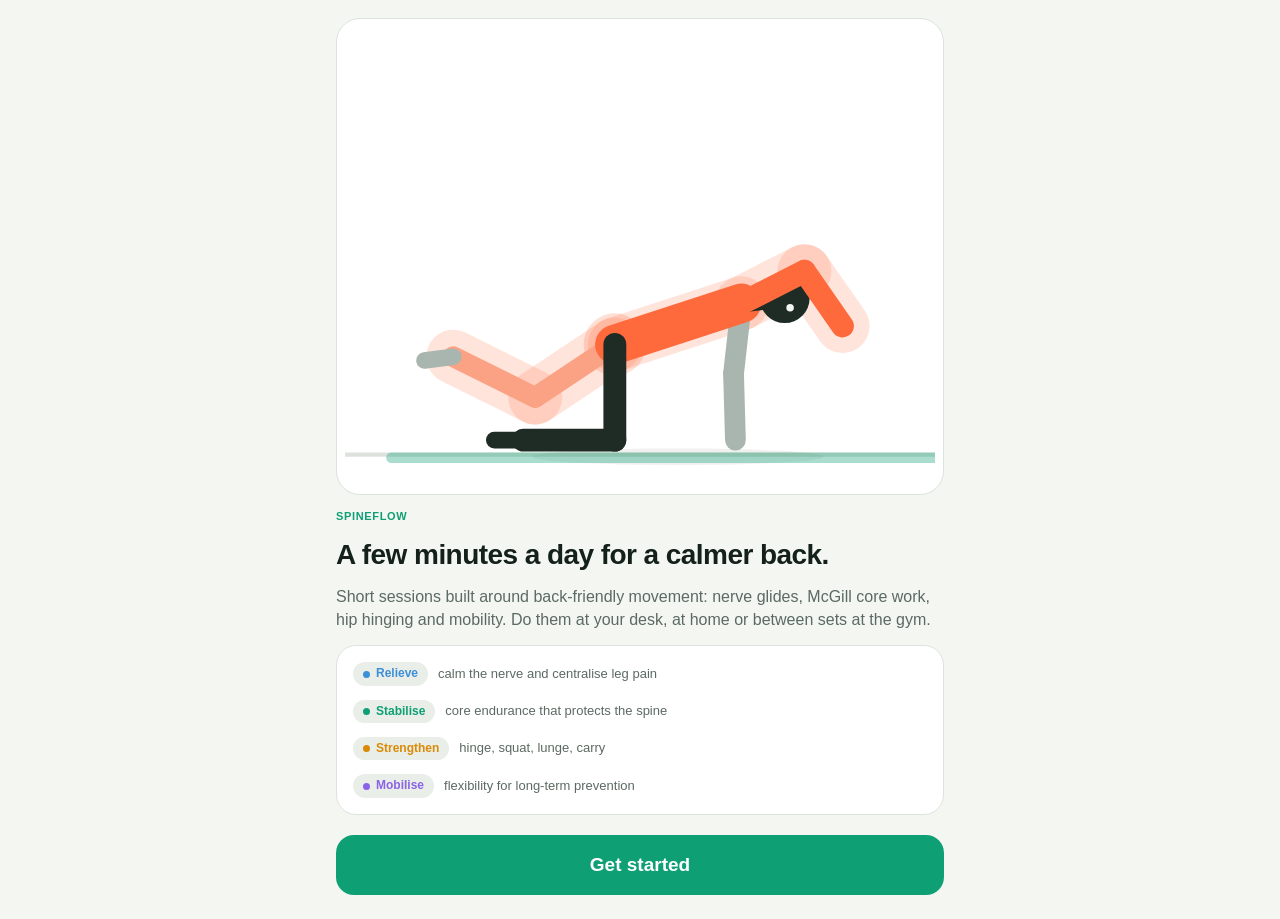
<file: index.html>
<!doctype html>
<html lang="en">
<head>
  <meta charset="utf-8">
  <meta name="viewport" content="width=device-width, initial-scale=1, viewport-fit=cover">
  <title>SpineFlow</title>
  <meta name="description" content="Daily functional-movement training for a calmer, stronger back.">
  <meta name="theme-color" content="#f4f6f2" media="(prefers-color-scheme: light)">
  <meta name="theme-color" content="#0b110f" media="(prefers-color-scheme: dark)">
  <meta name="apple-mobile-web-app-capable" content="yes">
  <meta name="mobile-web-app-capable" content="yes">
  <meta name="apple-mobile-web-app-status-bar-style" content="default">
  <meta name="apple-mobile-web-app-title" content="SpineFlow">
  <link rel="manifest" href="manifest.webmanifest">
  <link rel="icon" href="icons/icon.svg" type="image/svg+xml">
  <link rel="apple-touch-icon" href="icons/apple-touch-icon.png">
  <link rel="stylesheet" href="css/styles.css">
</head>
<body>
  <main id="app"></main>
  <nav class="tabbar hidden" aria-label="Main">
    <a href="#/" data-tab="home">
      <svg viewBox="0 0 24 24" fill="none" stroke="currentColor" stroke-width="2" stroke-linecap="round" stroke-linejoin="round"><path d="M3 10.5 12 3l9 7.5V20a1 1 0 0 1-1 1h-5v-6h-6v6H4a1 1 0 0 1-1-1z"/></svg>Today</a>
    <a href="#/library" data-tab="library">
      <svg viewBox="0 0 24 24" fill="none" stroke="currentColor" stroke-width="2" stroke-linecap="round" stroke-linejoin="round"><rect x="3" y="3" width="7" height="7" rx="2"/><rect x="14" y="3" width="7" height="7" rx="2"/><rect x="3" y="14" width="7" height="7" rx="2"/><rect x="14" y="14" width="7" height="7" rx="2"/></svg>Library</a>
    <a href="#/progress" data-tab="progress">
      <svg viewBox="0 0 24 24" fill="none" stroke="currentColor" stroke-width="2" stroke-linecap="round" stroke-linejoin="round"><path d="M3 3v18h18"/><path d="m7 15 4-4 3 3 5-6"/></svg>Progress</a>
    <a href="#/settings" data-tab="settings">
      <svg viewBox="0 0 24 24" fill="none" stroke="currentColor" stroke-width="2" stroke-linecap="round" stroke-linejoin="round"><circle cx="12" cy="12" r="3"/><path d="M12 2v3M12 19v3M4.2 4.2l2.1 2.1M17.7 17.7l2.1 2.1M2 12h3M19 12h3M4.2 19.8l2.1-2.1M17.7 6.3l2.1-2.1"/></svg>Settings</a>
  </nav>
  <script type="module" src="js/app.js"></script>
</body>
</html>
</file>
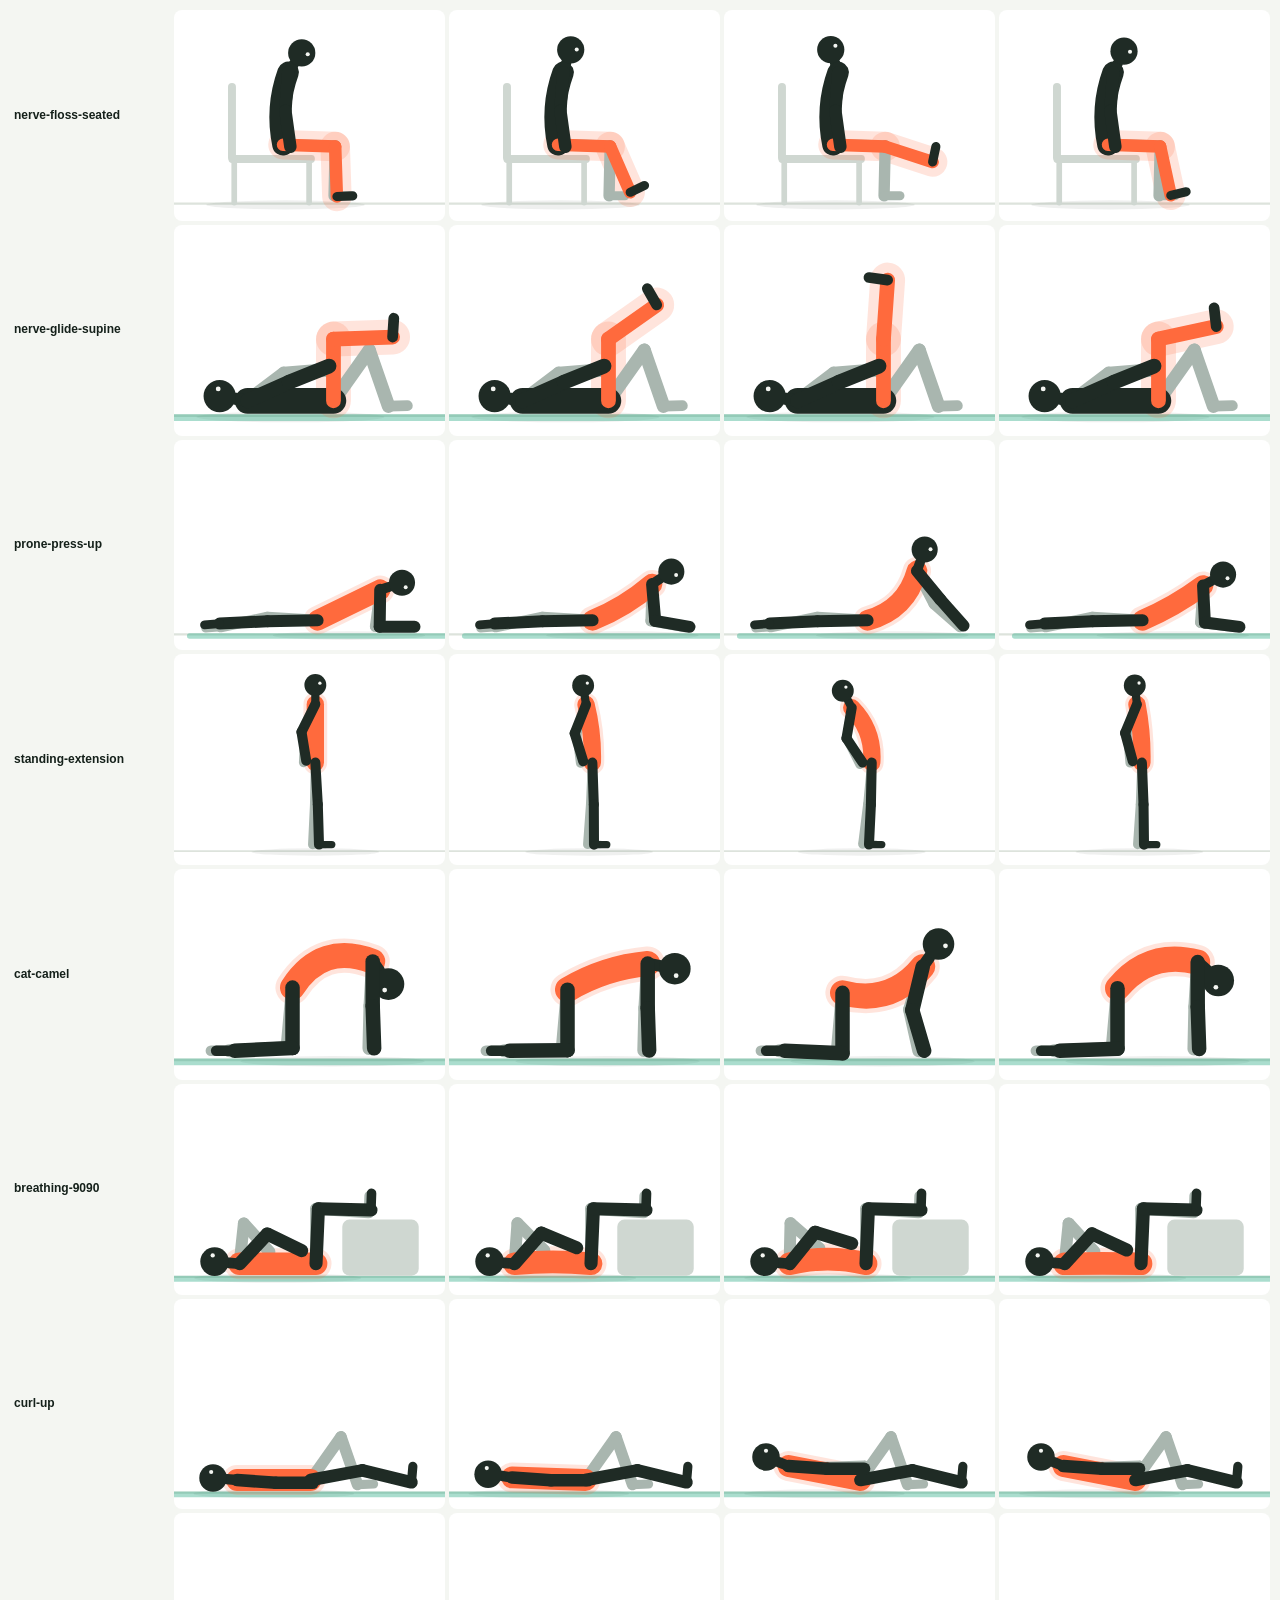
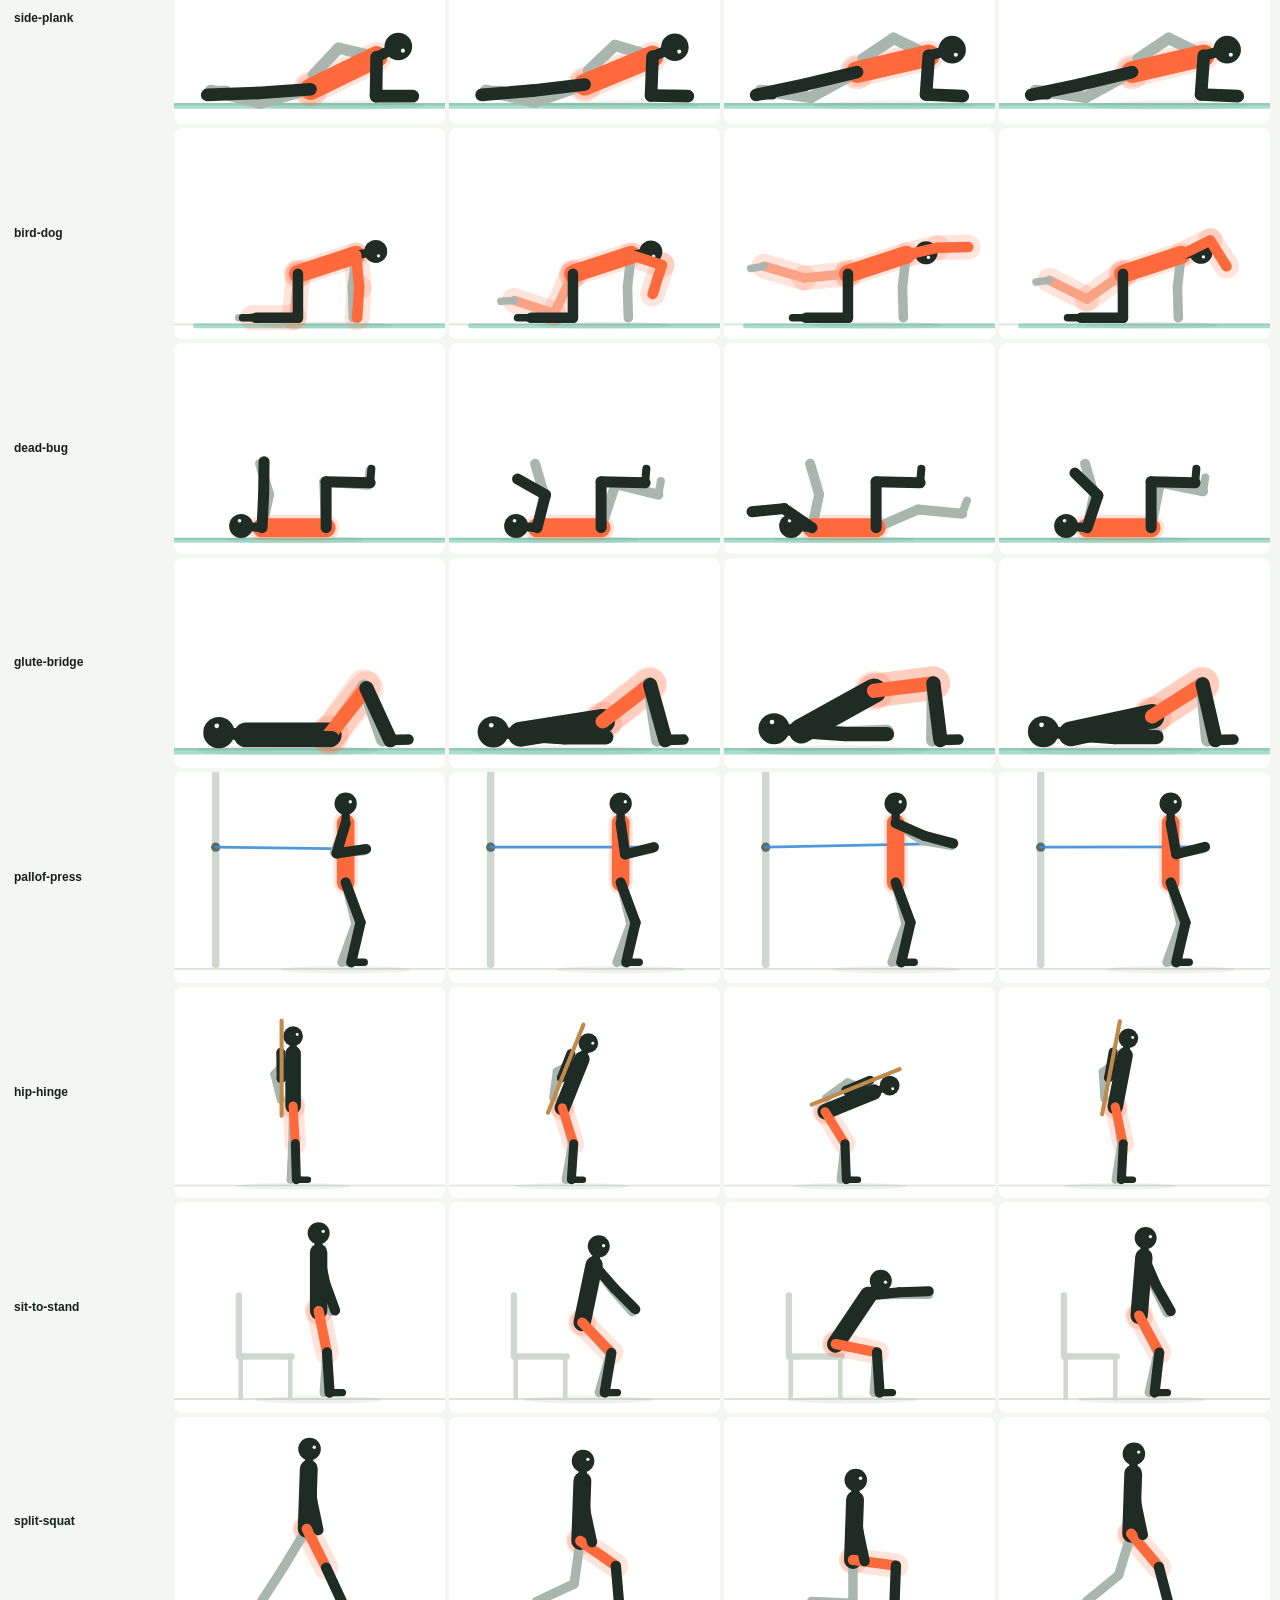
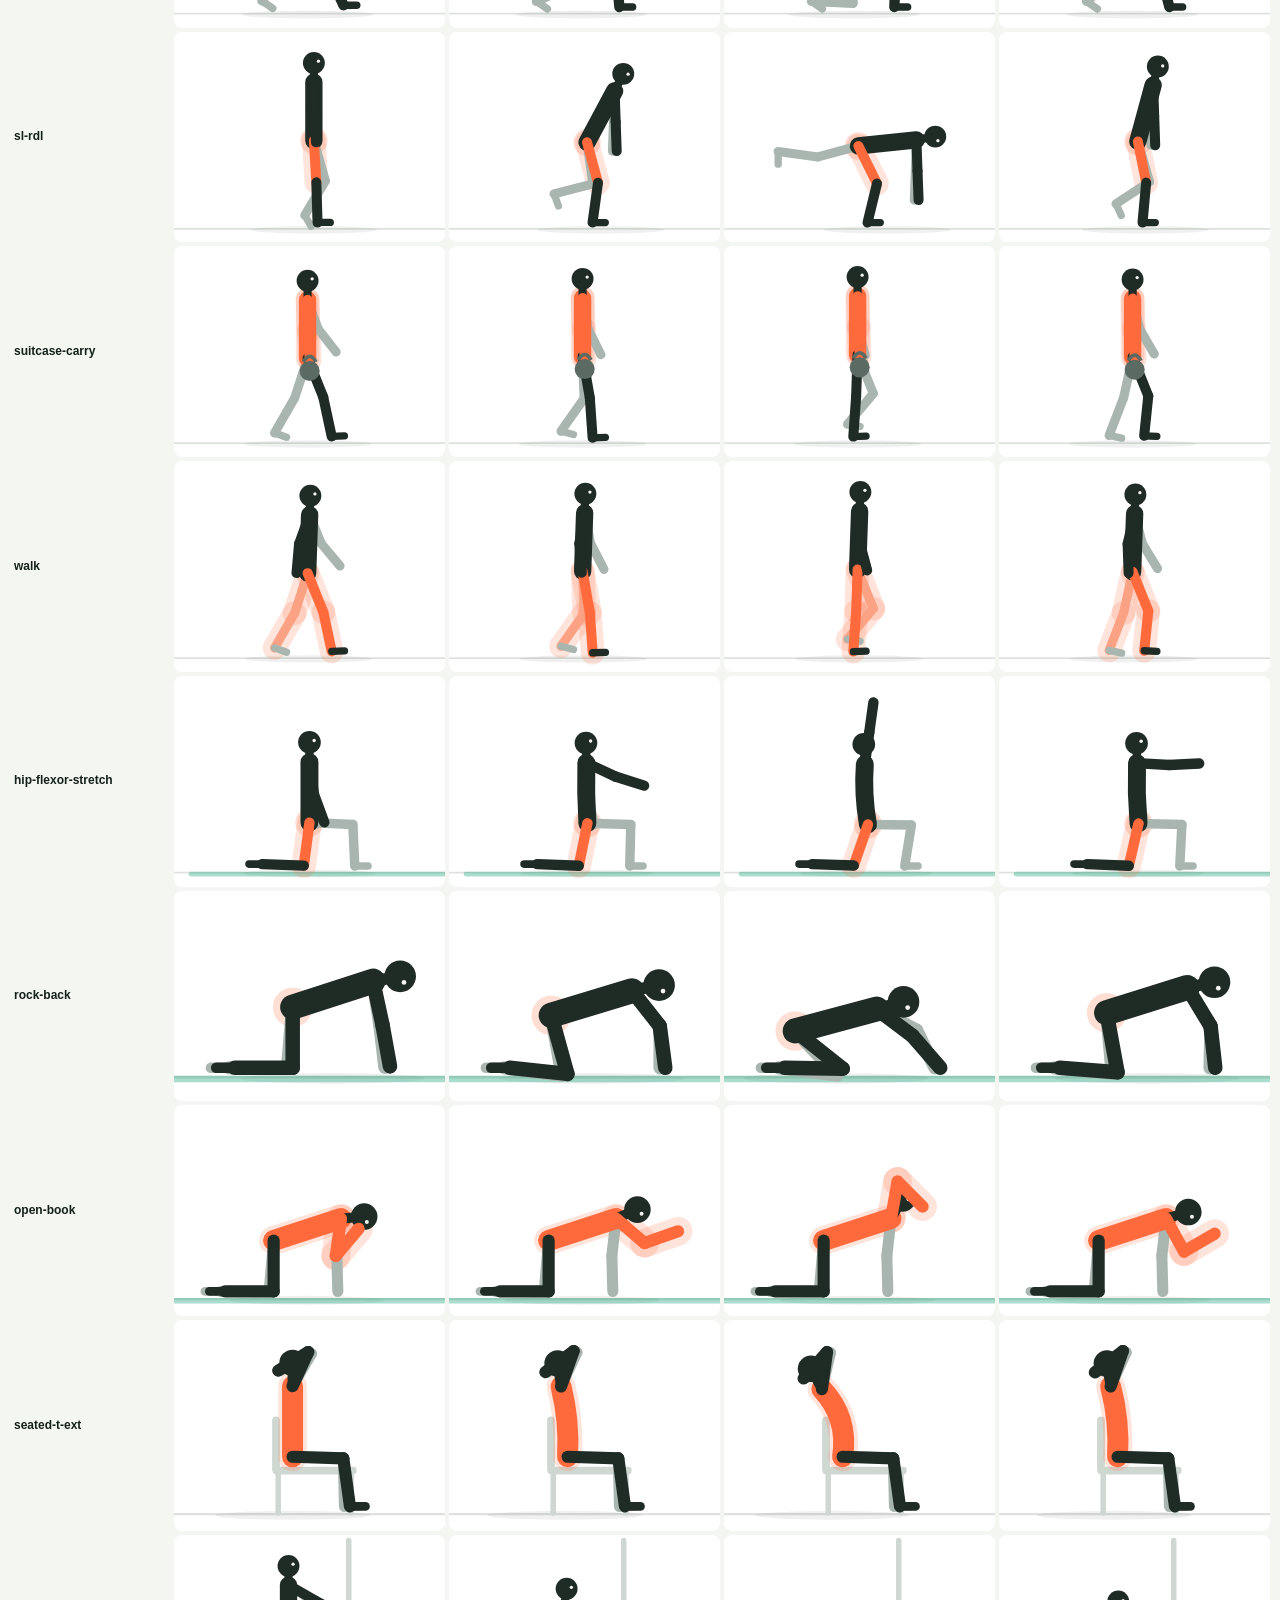
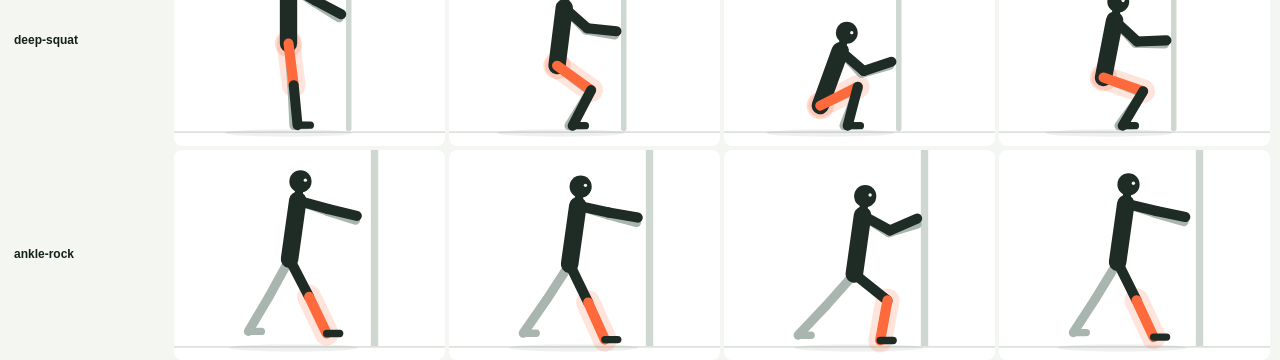
<file: dev/poses.html>
<!doctype html>
<html><head><meta charset="utf-8"><title>Pose sheet</title>
<link rel="stylesheet" href="../css/styles.css">
<style>
  body { padding: 10px; user-select: text; }
  .sheet { display: grid; grid-template-columns: 160px repeat(4, 1fr); gap: 4px; align-items: center; }
  .sheet > div { background: var(--surface); border-radius: 8px; }
  .name { font-size: 12px; font-weight: 700; padding: 4px; background: none !important; }
</style></head>
<body>
<div class="sheet" id="s"></div>
<script type="module">
  import { EXERCISES } from '../js/exercises.js';
  import { createFigure } from '../js/figure.js';
  const s = document.getElementById('s');
  const only = new URLSearchParams(location.search).get('only');
  for (const ex of EXERCISES.filter(e => !only || only.split(',').includes(e.id))) {
    const n = document.createElement('div'); n.className = 'name'; n.textContent = ex.id; s.append(n);
    for (const k of [0, 0.5, 1, 1.9]) {
      const fig = createFigure(ex);
      const c = document.createElement('div'); c.append(fig.svg); s.append(c);
      const { peak, cycle } = fig.timeline;
      fig.draw(k === 1.9 ? cycle * 0.9 : (peak || cycle / 2) * k);
    }
  }
</script>
</body></html>
</file>
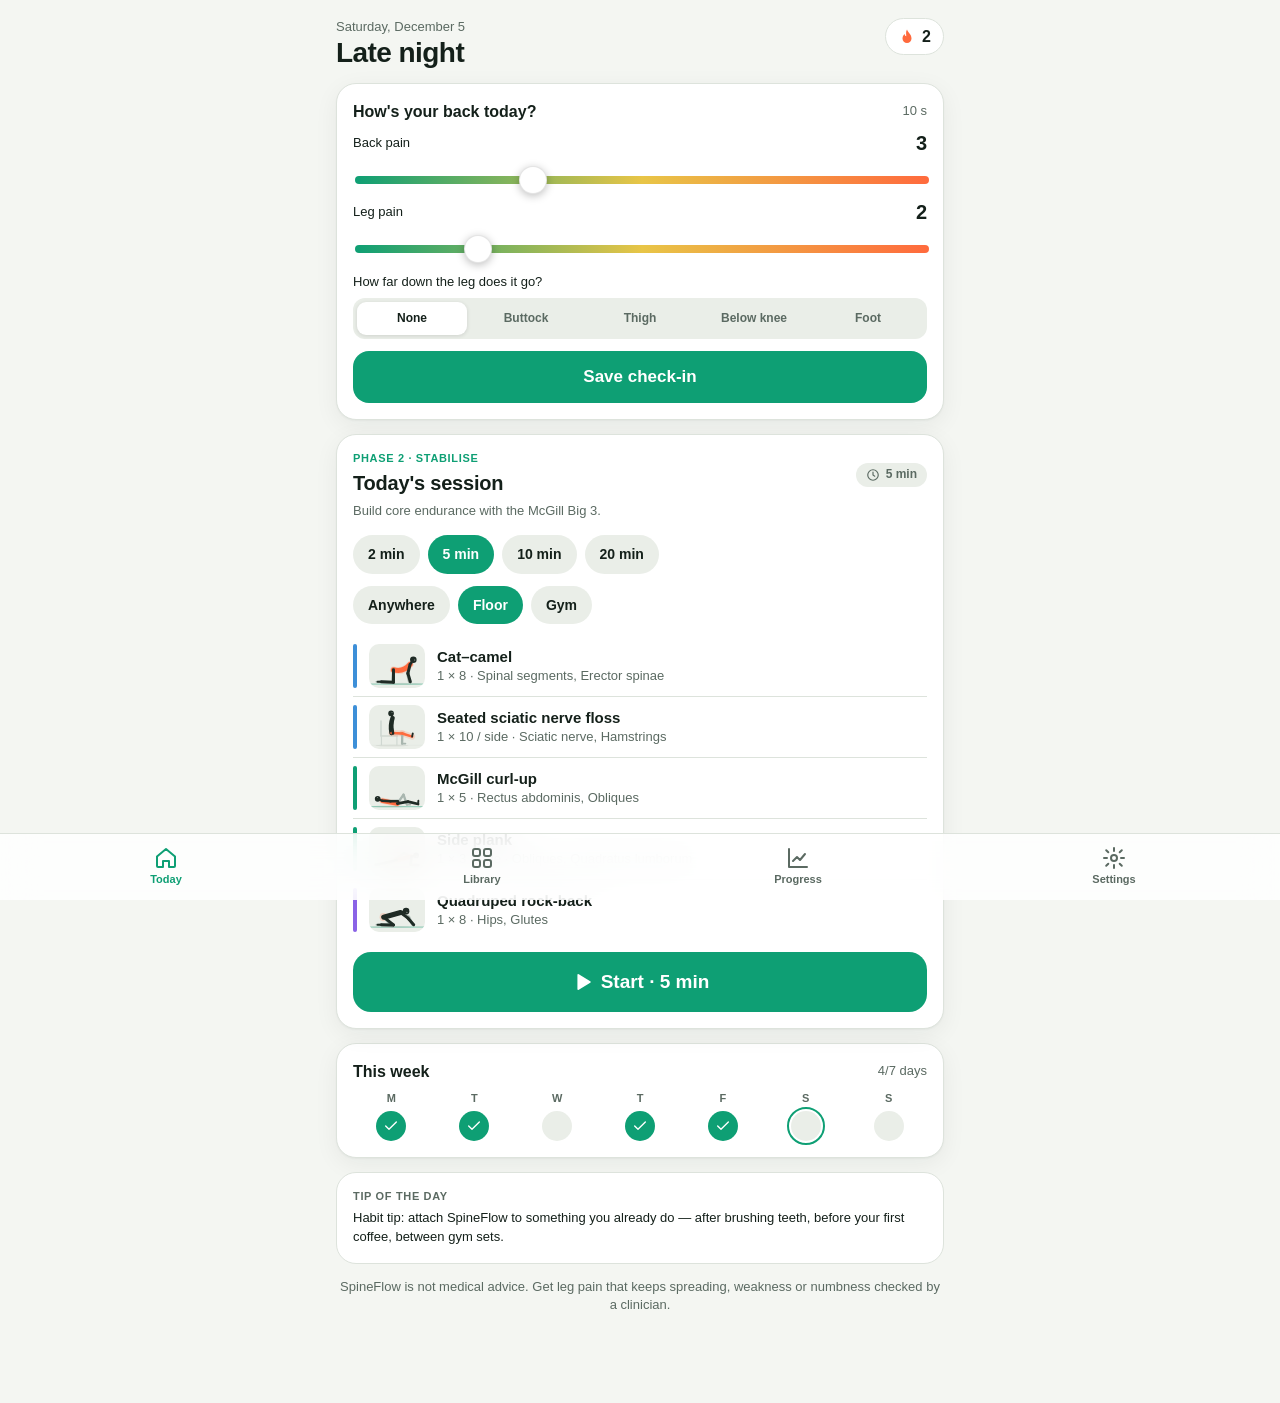
<file: dev/shot.html>
<!doctype html>
<meta charset="utf-8">
<title>Seed demo data</title>
<script>
// Dev helper: seeds ~3 weeks of demo history then opens the app at ?to=<hash>. ?fresh=1 clears data.
const q = new URLSearchParams(location.search);
if (q.get('fresh')) localStorage.removeItem('spineflow.v1');
else {
  const z = n => String(n).padStart(2, '0');
  const key = d => `${d.getFullYear()}-${z(d.getMonth() + 1)}-${z(d.getDate())}`;
  const s = { v: 1, onboarded: true, side: 'left', settings: { voice: false, phase: 'auto', minutes: 5, place: 'floor', reminder: '08:00' }, checkins: {}, sessions: [], flags: {} };
  for (let i = 20; i >= 1; i--) {
    const d = new Date(); d.setDate(d.getDate() - i);
    if (i % 6 !== 3) s.sessions.push({ id: +d, date: key(d), ts: +d, secs: 300 + (i % 4) * 120, phase: i > 10 ? 1 : 2, place: 'floor', items: ['cat-camel', 'curl-up'], feel: ['better', 'same', 'better'][i % 3] });
    s.checkins[key(d)] = { back: Math.max(1, Math.round(6 - (20 - i) * 0.22 + (i % 3) * 0.5)), leg: Math.max(0, Math.round(5 - (20 - i) * 0.25)), level: i > 14 ? 3 : i > 7 ? 2 : 1, ts: +d };
  }
  if (q.get('video')) s.videos = { 'bird-dog': q.get('video') };
  if (q.get('checkin')) s.checkins[key(new Date())] = { back: 3, leg: 1, level: 1, ts: Date.now() };
  localStorage.setItem('spineflow.v1', JSON.stringify(s));
}
location.replace('../index.html' + (q.get('to') || '#/'));
</script>
</file>
<file: css/styles.css>
:root {
  --bg: #f4f6f2;
  --surface: #ffffff;
  --surface-2: #eaeee8;
  --text: #14201a;
  --muted: #5b6a62;
  --line: #dde3dc;
  --accent: #0e9f74;
  --accent-ink: #ffffff;
  --accent-soft: #d7f3e8;
  --focus: #ff6a3d;
  --focus-soft: rgba(255, 106, 61, .28);
  --fig: #1f2b25;
  --fig-far: #a9b6af;
  --prop: #cfd7d1;
  --warn: #a15c07;
  --warn-soft: #fdf1dc;
  --danger: #c2372b;
  --p-relieve: #3d8fd8;
  --p-stabilize: #0e9f74;
  --p-strengthen: #d98a06;
  --p-mobilize: #8a63e6;
  --radius: 20px;
  --tab-h: 64px;
  --shadow: 0 1px 2px rgba(0,0,0,.04), 0 6px 24px rgba(20,40,30,.06);
  color-scheme: light dark;
}
@media (prefers-color-scheme: dark) {
  :root {
    --bg: #0b110f;
    --surface: #131b18;
    --surface-2: #1b2622;
    --text: #e8efeb;
    --muted: #8fa198;
    --line: #24302b;
    --accent: #3ddc97;
    --accent-ink: #052a1a;
    --accent-soft: #143428;
    --focus: #ff7a4d;
    --focus-soft: rgba(255, 122, 77, .30);
    --fig: #e7eeea;
    --fig-far: #56665e;
    --prop: #2a3631;
    --warn: #f3b453;
    --warn-soft: #2e2412;
    --danger: #ff6b5e;
    --p-relieve: #6bb2f0;
    --p-stabilize: #3ddc97;
    --p-strengthen: #f5b13d;
    --p-mobilize: #b392ff;
    --shadow: 0 1px 2px rgba(0,0,0,.3);
  }
}

* { box-sizing: border-box; -webkit-tap-highlight-color: transparent; }
html, body { margin: 0; height: 100%; }
body {
  background: var(--bg);
  color: var(--text);
  font: 16px/1.45 -apple-system, BlinkMacSystemFont, "SF Pro Text", "Segoe UI", Roboto, sans-serif;
  -webkit-font-smoothing: antialiased;
  overscroll-behavior-y: none;
  -webkit-user-select: none; user-select: none;
}
button { font: inherit; color: inherit; border: 0; background: none; cursor: pointer; padding: 0; }
h1, h2, h3, p { margin: 0; }
h1 { font-size: 28px; letter-spacing: -.02em; line-height: 1.15; }
h2 { font-size: 20px; letter-spacing: -.01em; }
h3 { font-size: 16px; }
.muted { color: var(--muted); }
.small { font-size: 13px; }
.tiny { font-size: 11px; letter-spacing: .06em; text-transform: uppercase; font-weight: 600; }

/* ---------- layout ---------- */
#app { min-height: 100%; }
.view {
  padding: calc(env(safe-area-inset-top) + 18px) 16px calc(var(--tab-h) + env(safe-area-inset-bottom) + 24px);
  max-width: 640px; margin: 0 auto;
  animation: viewIn .35s cubic-bezier(.2,.8,.2,1);
}
@keyframes viewIn { from { opacity: 0; transform: translateY(8px); } to { opacity: 1; transform: none; } }
.stack > * + * { margin-top: 14px; }
.row { display: flex; align-items: center; gap: 10px; }
.between { justify-content: space-between; }
.wrap { flex-wrap: wrap; }
.grow { flex: 1; min-width: 0; }

.card {
  background: var(--surface); border-radius: var(--radius); padding: 16px;
  box-shadow: var(--shadow); border: 1px solid var(--line);
}
.card.flat { box-shadow: none; }
.card.tap { transition: transform .15s ease; }
.card.tap:active { transform: scale(.98); }

/* ---------- tab bar ---------- */
.tabbar {
  position: fixed; left: 0; right: 0; bottom: 0; z-index: 20;
  display: flex; justify-content: space-around;
  padding: 6px 8px calc(env(safe-area-inset-bottom) + 6px);
  background: color-mix(in srgb, var(--surface) 82%, transparent);
  backdrop-filter: saturate(1.6) blur(18px); -webkit-backdrop-filter: saturate(1.6) blur(18px);
  border-top: 1px solid var(--line);
}
.tabbar a {
  flex: 1; max-width: 110px; display: flex; flex-direction: column; align-items: center; gap: 2px;
  text-decoration: none; color: var(--muted); font-size: 11px; font-weight: 600; padding: 6px 0;
  border-radius: 12px; transition: color .2s;
}
.tabbar a svg { width: 24px; height: 24px; }
.tabbar a.on { color: var(--accent); }
.tabbar.hidden { display: none; }

/* ---------- chips & buttons ---------- */
.chips { display: flex; gap: 8px; overflow-x: auto; scrollbar-width: none; padding: 2px 0; }
.chips::-webkit-scrollbar { display: none; }
.chip {
  flex: none; padding: 8px 14px; border-radius: 999px; background: var(--surface-2);
  font-size: 14px; font-weight: 600; color: var(--text); transition: background .2s, color .2s, transform .1s;
  border: 1px solid transparent;
}
.chip:active { transform: scale(.95); }
.chip.on { background: var(--accent); color: var(--accent-ink); }
.tag {
  display: inline-flex; align-items: center; gap: 6px; padding: 3px 10px; border-radius: 999px;
  font-size: 12px; font-weight: 600; background: var(--surface-2); color: var(--muted);
}
.tag .dot { width: 7px; height: 7px; border-radius: 50%; background: currentColor; }
.tag.muscle { background: var(--focus-soft); color: var(--text); }
.tag.muscle .dot { background: var(--focus); }

.btn {
  display: inline-flex; align-items: center; justify-content: center; gap: 8px;
  height: 52px; padding: 0 22px; border-radius: 16px; font-weight: 700; font-size: 17px;
  background: var(--surface-2); transition: transform .12s, filter .2s;
}
.btn:active { transform: scale(.97); }
a.btn { text-decoration: none; color: inherit; }
.btn.primary { background: var(--accent); color: var(--accent-ink); }
.btn.block { width: 100%; }
.btn.big { height: 60px; font-size: 19px; border-radius: 18px; }
.btn.ghost { background: transparent; border: 1px solid var(--line); }
.btn.danger { color: var(--danger); }
.btn svg { width: 22px; height: 22px; }
.icon-btn {
  width: 48px; height: 48px; border-radius: 50%; display: grid; place-items: center;
  background: var(--surface-2); transition: transform .12s;
}
.icon-btn:active { transform: scale(.92); }
.icon-btn svg { width: 24px; height: 24px; }
.icon-btn.lg { width: 72px; height: 72px; background: var(--accent); color: var(--accent-ink); }
.icon-btn.lg svg { width: 34px; height: 34px; }

/* ---------- home ---------- */
.hello { display: flex; justify-content: space-between; align-items: flex-start; }
.streak {
  display: flex; align-items: center; gap: 6px; padding: 6px 12px; border-radius: 999px;
  background: var(--surface); border: 1px solid var(--line); font-weight: 700;
}
.streak svg { width: 18px; height: 18px; color: var(--focus); }
.week { display: grid; grid-template-columns: repeat(7, 1fr); gap: 6px; text-align: center; }
.week .d { font-size: 11px; color: var(--muted); font-weight: 600; }
.week .b {
  margin: 4px auto 0; width: 30px; height: 30px; border-radius: 50%; background: var(--surface-2);
  display: grid; place-items: center;
}
.week .b.done { background: var(--accent); color: var(--accent-ink); }
.week .b.today { outline: 2px solid var(--accent); outline-offset: 2px; }
.week .b svg { width: 16px; height: 16px; }

.session-card { position: relative; overflow: hidden; }
.session-list { list-style: none; margin: 0; padding: 0; }
.session-list li { display: flex; align-items: center; gap: 12px; padding: 8px 0; border-top: 1px solid var(--line); }
.session-list li:first-child { border-top: 0; }
.session-list .thumb { width: 56px; height: 44px; flex: none; border-radius: 10px; background: var(--surface-2); overflow: hidden; }
.session-list .thumb svg { width: 100%; height: 100%; }
.pbar { width: 4px; align-self: stretch; border-radius: 2px; flex: none; }

.banner {
  padding: 12px 14px; border-radius: 14px; background: var(--warn-soft); color: var(--warn);
  font-size: 14px; font-weight: 500; display: flex; gap: 10px; align-items: flex-start;
}
.banner svg { width: 20px; height: 20px; flex: none; margin-top: 1px; }

/* sliders */
.slider-row { display: grid; grid-template-columns: 1fr auto; align-items: center; gap: 4px 12px; }
.slider-row .val { font-variant-numeric: tabular-nums; font-weight: 800; font-size: 20px; min-width: 28px; text-align: right; }
input[type=range] {
  -webkit-appearance: none; appearance: none; width: 100%; height: 32px; background: transparent; grid-column: 1 / -1;
}
input[type=range]::-webkit-slider-runnable-track {
  height: 8px; border-radius: 4px;
  background: linear-gradient(90deg, var(--accent), #e8c547, var(--focus));
}
input[type=range]::-webkit-slider-thumb {
  -webkit-appearance: none; width: 28px; height: 28px; border-radius: 50%; margin-top: -10px;
  background: #fff; border: 1px solid rgba(0,0,0,.1); box-shadow: 0 2px 8px rgba(0,0,0,.25);
}
input[type=range]::-moz-range-track { height: 8px; border-radius: 4px; background: linear-gradient(90deg, var(--accent), #e8c547, var(--focus)); }
input[type=range]::-moz-range-thumb { width: 26px; height: 26px; border-radius: 50%; background: #fff; border: 0; }
.seg-ctl { display: grid; grid-template-columns: repeat(5, 1fr); gap: 4px; background: var(--surface-2); padding: 4px; border-radius: 12px; }
.seg-ctl button { padding: 8px 2px; border-radius: 9px; font-size: 12px; font-weight: 600; color: var(--muted); }
.seg-ctl button.on { background: var(--surface); color: var(--text); box-shadow: 0 1px 4px rgba(0,0,0,.12); }

/* ---------- figure ---------- */
.figure { display: block; width: 100%; height: auto; overflow: hidden; }
.figure .ground { stroke: var(--line); stroke-width: 2; }
.figure .shadow { fill: var(--fig); opacity: .07; }
.figure .seg { stroke-linecap: round; fill: none; }
.figure .seg.near { stroke: var(--fig); stroke-width: 11; }
.figure .seg.far { stroke: var(--fig-far); stroke-width: 10; }
.figure .seg.foot { stroke-width: 8; }
.figure .seg.neck { stroke-width: 9; }
.figure .seg.torso { stroke: var(--fig); stroke-width: 19; }
.figure .seg.focus { stroke: var(--focus); }
.figure .seg.far.focus { stroke: color-mix(in srgb, var(--focus) 60%, var(--bg)); }
.figure .head { fill: var(--fig); }
.figure .eye { fill: var(--bg); }
.figure .halo-seg { stroke: var(--focus); stroke-width: 26; stroke-linecap: round; fill: none; opacity: .18; animation: pulse 2.4s ease-in-out infinite; }
.figure .halo-dot { fill: var(--focus); opacity: .22; animation: pulse 2.4s ease-in-out infinite; }
@keyframes pulse { 0%, 100% { opacity: .10; } 50% { opacity: .30; } }
.figure .prop { fill: var(--prop); }
.figure .prop-line { stroke: var(--prop); stroke-width: 5; stroke-linecap: round; }
.figure .prop-line.thick { stroke-width: 7; }
.figure .prop-mat { fill: var(--accent); opacity: .35; }
.figure .prop-anchor { fill: var(--muted); }
.figure .prop-band { stroke: var(--p-relieve); stroke-width: 3; stroke-linecap: round; opacity: .9; }
.figure .prop-dowel { stroke: #c08a4a; stroke-width: 5; stroke-linecap: round; }
.figure .kb { fill: var(--muted); }
.figure .kb-handle { stroke: var(--muted); stroke-width: 4; fill: none; }

/* ---------- library ---------- */
.grid { display: grid; grid-template-columns: repeat(2, 1fr); gap: 12px; }
@media (min-width: 560px) { .grid { grid-template-columns: repeat(3, 1fr); } }
.ex-card { padding: 10px; display: flex; flex-direction: column; gap: 6px; text-decoration: none; color: inherit; }
.ex-card .fig-wrap { background: var(--surface-2); border-radius: 14px; aspect-ratio: 9 / 7; overflow: hidden; }
.ex-card h3 { font-size: 14px; line-height: 1.25; }
.ex-card .flag { color: var(--danger); font-size: 12px; font-weight: 600; }

.detail-hero { background: var(--surface); border-radius: 24px; padding: 8px; border: 1px solid var(--line); }
.cues { margin: 0; padding: 0; list-style: none; counter-reset: c; }
.cues li { counter-increment: c; display: flex; gap: 12px; padding: 8px 0; }
.cues li::before {
  content: counter(c); flex: none; width: 26px; height: 26px; border-radius: 50%;
  background: var(--accent-soft); color: var(--accent); font-weight: 800; font-size: 13px;
  display: grid; place-items: center;
}
.avoid li { padding: 4px 0; }
.back-link { display: inline-flex; align-items: center; gap: 4px; color: var(--accent); font-weight: 600; text-decoration: none; }
.back-link svg { width: 20px; height: 20px; }

/* ---------- player ---------- */
.player {
  position: fixed; inset: 0; z-index: 50; background: var(--bg);
  display: flex; flex-direction: column;
  padding: calc(env(safe-area-inset-top) + 10px) 16px calc(env(safe-area-inset-bottom) + 16px);
  animation: playerIn .4s cubic-bezier(.2,.8,.2,1);
}
@keyframes playerIn { from { opacity: 0; transform: scale(.97); } to { opacity: 1; transform: none; } }
.player .top { display: flex; align-items: center; gap: 10px; }
.player .progress { flex: 1; height: 6px; border-radius: 3px; background: var(--surface-2); overflow: hidden; }
.player .progress i { display: block; height: 100%; background: var(--accent); border-radius: 3px; transition: width .4s ease; }
.player .stage { flex: 1; display: flex; flex-direction: column; justify-content: center; min-height: 0; max-width: 560px; width: 100%; margin: 0 auto; }
.player .fig-box { position: relative; }
.player .fig-box .figure { max-height: 38vh; }
.player .side-tag { position: absolute; top: 4px; left: 4px; }
.player .counter { text-align: center; }
.player .counter .big { font-size: 64px; font-weight: 800; letter-spacing: -.03em; font-variant-numeric: tabular-nums; line-height: 1; }
.player .counter .of { font-size: 24px; color: var(--muted); font-weight: 700; }
.player .cue { min-height: 48px; text-align: center; font-size: 17px; font-weight: 500; transition: opacity .3s; }
.player .controls { display: flex; justify-content: space-between; align-items: center; max-width: 420px; width: 100%; margin: 0 auto; }
.player .video-link { color: var(--text); text-decoration: none; }
.player .hurt { font-size: 13px; font-weight: 700; color: var(--danger); padding: 10px 14px; border-radius: 12px; background: var(--surface-2); }
.ring { width: 150px; height: 150px; margin: 0 auto; position: relative; }
.ring svg { width: 100%; height: 100%; transform: rotate(-90deg); }
.ring .track { stroke: var(--surface-2); }
.ring .bar { stroke: var(--accent); stroke-linecap: round; transition: stroke-dashoffset .25s linear; }
.ring .lbl { position: absolute; inset: 0; display: grid; place-items: center; font-size: 44px; font-weight: 800; font-variant-numeric: tabular-nums; }
.rest-screen { text-align: center; }
.rest-screen .next { margin-top: 14px; }
.done-burst { width: 120px; height: 120px; margin: 0 auto; border-radius: 50%; background: var(--accent); color: var(--accent-ink); display: grid; place-items: center; animation: pop .6s cubic-bezier(.2,1.6,.4,1); }
.done-burst svg { width: 60px; height: 60px; }
@keyframes pop { from { transform: scale(.3); opacity: 0; } to { transform: none; opacity: 1; } }
.feel { display: grid; grid-template-columns: repeat(3, 1fr); gap: 10px; }
.feel button { padding: 14px 6px; border-radius: 16px; background: var(--surface-2); font-weight: 700; display: flex; flex-direction: column; align-items: center; gap: 4px; }
.feel button span { font-size: 26px; }
.feel button.on { background: var(--accent); color: var(--accent-ink); }

.video-frame { position: relative; aspect-ratio: 16 / 9; border-radius: 14px; overflow: hidden; background: #000; }
.video-frame iframe { position: absolute; inset: 0; width: 100%; height: 100%; border: 0; }
.text-input {
  font: inherit; font-size: 16px; color: var(--text); background: var(--surface-2); border: 1px solid var(--line);
  border-radius: 12px; padding: 10px 12px; min-width: 0; height: 44px; -webkit-user-select: text; user-select: text;
}

/* ---------- progress ---------- */
.stats { display: grid; grid-template-columns: repeat(2, 1fr); gap: 12px; }
.stat .num { font-size: 30px; font-weight: 800; letter-spacing: -.02em; font-variant-numeric: tabular-nums; }
.heat { display: grid; grid-template-columns: repeat(7, 1fr); gap: 5px; }
.heat i { aspect-ratio: 1; border-radius: 6px; background: var(--surface-2); }
.heat i.l1 { background: color-mix(in srgb, var(--accent) 45%, var(--surface-2)); }
.heat i.l2 { background: var(--accent); }
.heat i.today { outline: 2px solid var(--text); outline-offset: 1px; }
.chart { width: 100%; height: auto; display: block; }
.chart .gl { stroke: var(--line); stroke-width: 1; }
.chart .lbl { fill: var(--muted); font-size: 10px; }
.legend { display: flex; gap: 14px; font-size: 13px; color: var(--muted); }
.legend i { display: inline-block; width: 10px; height: 10px; border-radius: 3px; margin-right: 6px; vertical-align: -1px; }

/* ---------- settings / forms ---------- */
.list { background: var(--surface); border: 1px solid var(--line); border-radius: var(--radius); overflow: hidden; }
.list .item { display: flex; align-items: center; justify-content: space-between; gap: 12px; padding: 14px 16px; border-top: 1px solid var(--line); min-height: 54px; }
.list .item:first-child { border-top: 0; }
.list .item button.link { color: var(--accent); font-weight: 600; }
select, input[type=time] {
  font: inherit; color: var(--text); background: var(--surface-2); border: 0; border-radius: 10px; padding: 8px 10px;
}
.switch { position: relative; width: 52px; height: 32px; flex: none; }
.switch input { opacity: 0; width: 0; height: 0; position: absolute; }
.switch span { position: absolute; inset: 0; border-radius: 16px; background: var(--surface-2); transition: background .2s; }
.switch span::after { content: ""; position: absolute; left: 3px; top: 3px; width: 26px; height: 26px; border-radius: 50%; background: #fff; box-shadow: 0 2px 6px rgba(0,0,0,.25); transition: transform .2s; }
.switch input:checked + span { background: var(--accent); }
.switch input:checked + span::after { transform: translateX(20px); }

/* ---------- onboarding ---------- */
.onboard { min-height: 100vh; display: flex; flex-direction: column; justify-content: space-between; padding-bottom: calc(env(safe-area-inset-bottom) + 24px); }
.flags { list-style: none; padding: 0; margin: 0; }
.flags li { padding: 10px 0; border-top: 1px solid var(--line); display: flex; gap: 10px; }
.flags li:first-child { border-top: 0; }
.flags li::before { content: "!"; flex: none; width: 22px; height: 22px; border-radius: 50%; background: var(--warn-soft); color: var(--warn); font-weight: 800; font-size: 13px; display: grid; place-items: center; }
.toast {
  position: fixed; left: 50%; bottom: calc(var(--tab-h) + env(safe-area-inset-bottom) + 16px); transform: translateX(-50%);
  background: var(--text); color: var(--bg); padding: 10px 16px; border-radius: 12px; font-weight: 600; font-size: 14px;
  z-index: 100; animation: toast 2.6s ease forwards; max-width: calc(100% - 32px);
}
@keyframes toast { 0% { opacity: 0; transform: translate(-50%, 10px); } 10%, 85% { opacity: 1; transform: translate(-50%, 0); } 100% { opacity: 0; } }

@media (prefers-reduced-motion: reduce) {
  .view, .player, .done-burst { animation: none; }
  .figure .halo-seg, .figure .halo-dot { animation: none; }
}
</file>
